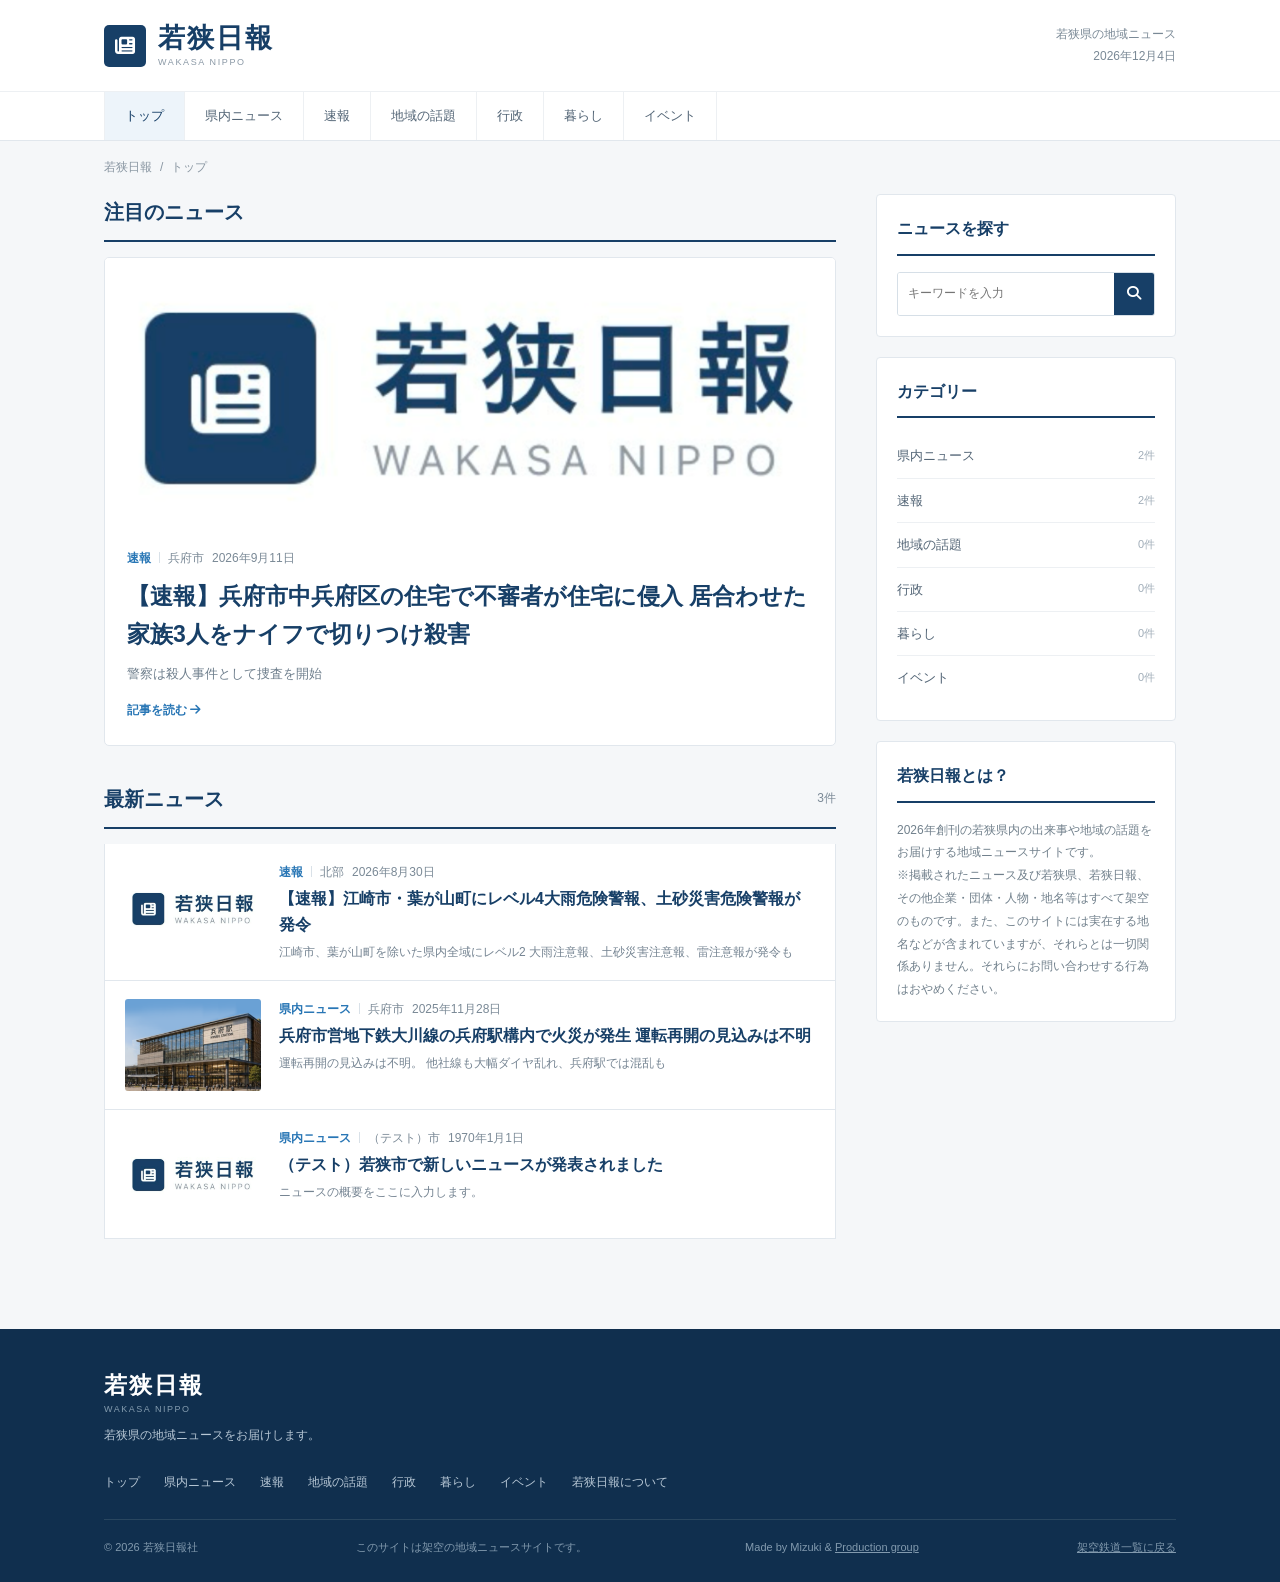
<file: index.html>
<!DOCTYPE html>
<html lang="ja">
<head>
  <meta charset="UTF-8">
  <meta name="viewport" content="width=device-width, initial-scale=1.0">
  <meta name="description" content="若狭日報は、若狭県のニュースや地域の話題をお届けする地域ニュースサイトです。">
  <title>若狭日報｜若狭県の地域ニュース</title>
  <link rel="stylesheet" href="style.css">
  <link rel="stylesheet" href="https://cdnjs.cloudflare.com/ajax/libs/font-awesome/6.5.2/css/all.min.css">
  <script src="news-data.js" defer></script>
  <script src="script.js" defer></script>
</head>
<body>

<header class="site-header">
  <div class="header-top">
    <div class="container header-inner">
      <a href="index.html" class="site-logo">
        <span class="logo-symbol"><i class="fa-solid fa-newspaper"></i></span>
        <span class="logo-text">
          <strong>若狭日報</strong>
          <small>WAKASA NIPPO</small>
        </span>
      </a>
      <div class="header-date">
        <span>若狭県の地域ニュース</span>
        <span id="today"></span>
      </div>
    </div>
  </div>

  <nav class="main-nav">
    <div class="container nav-inner">
      <a href="index.html" class="nav-link active">トップ</a>
      <a href="index.html?category=県内ニュース" class="nav-link">県内ニュース</a>
      <a href="index.html?category=速報" class="nav-link">速報</a>
      <a href="index.html?category=地域の話題" class="nav-link">地域の話題</a>
      <a href="index.html?category=行政" class="nav-link">行政</a>
      <a href="index.html?category=暮らし" class="nav-link">暮らし</a>
      <a href="index.html?category=イベント" class="nav-link">イベント</a>
    </div>
  </nav>
</header>

<main class="container main-content">

  <div class="breadcrumbs">
    <a href="index.html">若狭日報</a>
    <span>/</span>
    <span id="breadcrumb-current">トップ</span>
  </div>

  <div class="news-layout">

    <div class="main-column">

      <section id="featured-section" class="featured-section">
        <div class="section-label">
          <h2>注目のニュース</h2>
        </div>
        <div id="featured-news"></div>
      </section>

      <section class="latest-section">
        <div class="section-title-row">
          <h2 id="section-title">最新ニュース</h2>
          <span id="result-count" class="result-count"></span>
        </div>
        <div id="news-list" class="news-list"></div>
      </section>

      <nav id="pagination" class="pagination" aria-label="ページ移動"></nav>

    </div>

    <aside class="sidebar">

      <div class="sidebar-box search-box">
        <h3>ニュースを探す</h3>
        <form id="search-form" class="search-form">
          <input type="search" id="search-input" placeholder="キーワードを入力" aria-label="ニュース検索">
          <button type="submit" aria-label="検索">
            <i class="fa-solid fa-magnifying-glass"></i>
          </button>
        </form>
      </div>

      <div class="sidebar-box">
        <h3>カテゴリー</h3>
        <ul id="category-list" class="category-list"></ul>
      </div>

      <div class="sidebar-box">
        <h3 id="about">若狭日報とは？</h3>
        <p class="sidebar-text">
          2026年創刊の若狭県内の出来事や地域の話題をお届けする地域ニュースサイトです。<br>
          ※掲載されたニュース及び若狭県、若狭日報、その他企業・団体・人物・地名等はすべて架空のものです。また、このサイトには実在する地名などが含まれていますが、それらとは一切関係ありません。それらにお問い合わせする行為はおやめください。
        </p>
      </div>

    </aside>

  </div>

</main>

<footer class="site-footer">
  <div class="container footer-inner">
    <div class="footer-brand">
      <strong>若狭日報</strong>
      <span>WAKASA NIPPO</span>
    </div>
    <p>若狭県の地域ニュースをお届けします。</p>
    <div class="footer-links">
      <a href="index.html">トップ</a>
      <a href="index.html?category=県内ニュース">県内ニュース</a>
      <a href="index.html?category=速報">速報</a>
      <a href="index.html?category=地域の話題">地域の話題</a>
      <a href="index.html?category=行政">行政</a>
      <a href="index.html?category=暮らし">暮らし</a>
      <a href="index.html?category=イベント">イベント</a>
      <a href="index.html#about">若狭日報について</a>
    </div>
    <div class="footer-bottom">
      <span>© 2026 若狭日報社</span>
      <span>このサイトは架空の地域ニュースサイトです。</span>
      <span>Made by Mizuki & <a style="text-decoration: underline;" href="https://fictional-railway.github.io/myrailways/#:~:text=%E9%80%A3%E7%B5%A1%E3%81%8F%E3%81%A0%E3%81%95%E3%81%84%E3%80%82-,Production%20group,-%3A%20%F0%9D%99%BA%F0%9D%9A%92%F0%9D%9A%8C%F0%9D%9A%91%F0%9D%9A%92%F0%9D%9A%A2%F0%9D%9A%8A%20%7C%20s%C3%96rAm%CC%88a.jpg%20%E2%9D%8F%20%7C%20Lucid_JapoNix">Production group</a></span>
      <span style="text-decoration: underline;"><a href="https://fictional-railway.github.io/myrailways/">架空鉄道一覧に戻る</a></span>
    </div>
  </div>
</footer>

</body>
</html>
</file>
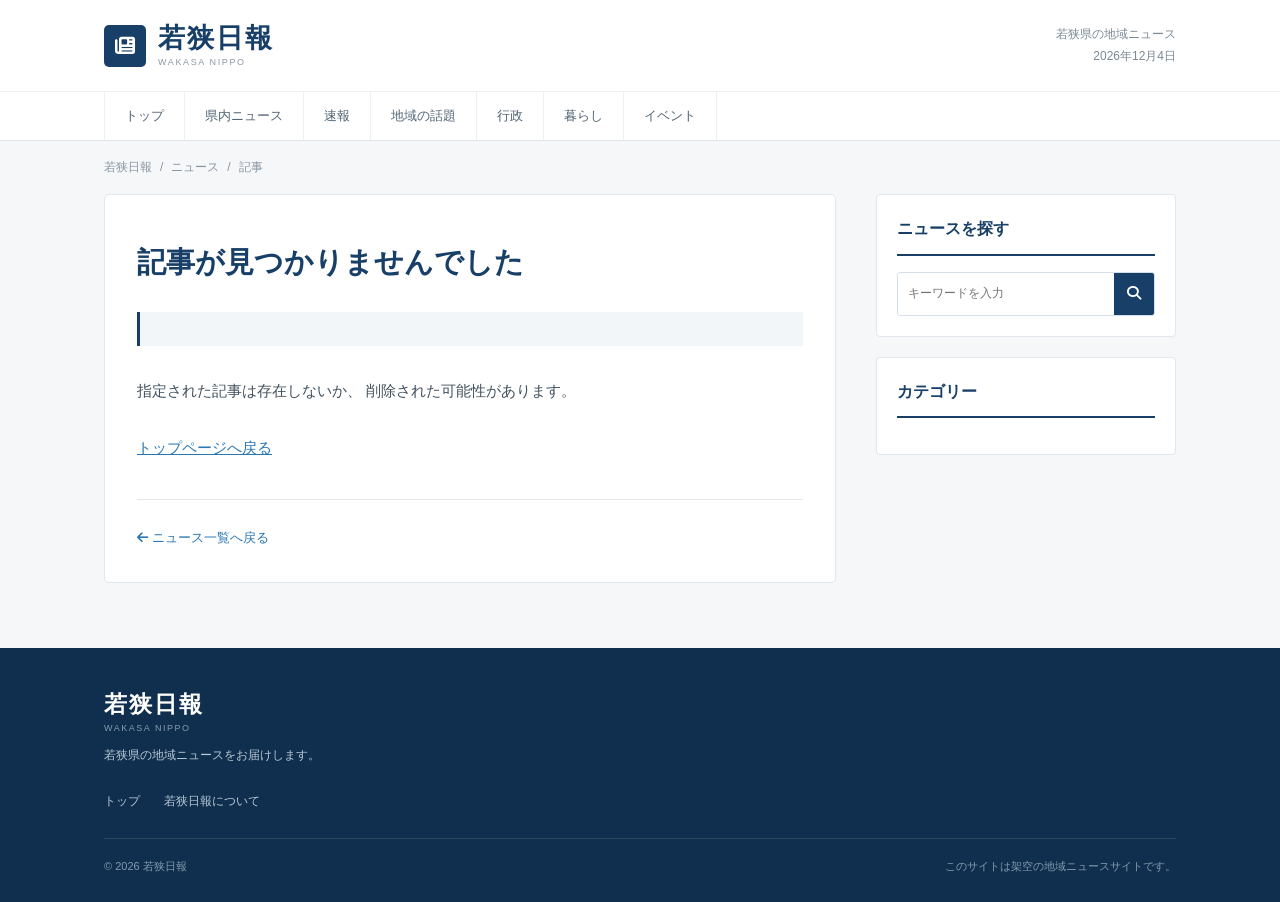
<file: article.html>
<!DOCTYPE html>
<html lang="ja">
<head>
  <meta charset="UTF-8">
  <meta name="viewport" content="width=device-width, initial-scale=1.0">
  <meta name="description" content="若狭日報の記事ページ">
  <title>記事｜若狭日報</title>
  <link rel="stylesheet" href="style.css">
  <link rel="stylesheet" href="https://cdnjs.cloudflare.com/ajax/libs/font-awesome/6.5.2/css/all.min.css">
  <script src="news-data.js" defer></script>
  <script src="article.js" defer></script>
</head>
<body>

<header class="site-header">
  <div class="header-top">
    <div class="container header-inner">
      <a href="index.html" class="site-logo">
        <span class="logo-symbol"><i class="fa-solid fa-newspaper"></i></span>
        <span class="logo-text">
          <strong>若狭日報</strong>
          <small>WAKASA NIPPO</small>
        </span>
      </a>
      <div class="header-date">
        <span>若狭県の地域ニュース</span>
        <span id="today"></span>
      </div>
    </div>
  </div>

  <nav class="main-nav">
    <div class="container nav-inner">
      <a href="index.html" class="nav-link">トップ</a>
      <a href="index.html?category=県内ニュース" class="nav-link">県内ニュース</a>
      <a href="index.html?category=速報" class="nav-link">速報</a>
      <a href="index.html?category=地域の話題" class="nav-link">地域の話題</a>
      <a href="index.html?category=行政" class="nav-link">行政</a>
      <a href="index.html?category=暮らし" class="nav-link">暮らし</a>
      <a href="index.html?category=イベント" class="nav-link">イベント</a>
    </div>
  </nav>
</header>

<main class="container main-content">

  <div class="breadcrumbs">
    <a href="index.html">若狭日報</a>
    <span>/</span>
    <a href="index.html" id="breadcrumb-category">ニュース</a>
    <span>/</span>
    <span id="breadcrumb-title">記事</span>
  </div>

  <div class="article-layout">

    <article class="article-page">

      <div id="article-meta" class="news-meta"></div>

      <h1 id="article-title"></h1>

      <div id="article-image" class="article-image-container"></div>

      <p id="article-summary" class="article-summary"></p>

      <div id="article-body" class="article-body"></div>

      <div class="article-footer">
        <a href="index.html" class="back-link">
          <i class="fa-solid fa-arrow-left"></i>
          ニュース一覧へ戻る
        </a>
      </div>

    </article>

    <aside class="sidebar">

      <div class="sidebar-box">
        <h3>ニュースを探す</h3>
        <form action="index.html" method="get" class="search-form">
          <input type="search" name="q" placeholder="キーワードを入力" aria-label="ニュース検索">
          <button type="submit" aria-label="検索">
            <i class="fa-solid fa-magnifying-glass"></i>
          </button>
        </form>
      </div>

      <div class="sidebar-box">
        <h3>カテゴリー</h3>
        <ul id="category-list" class="category-list"></ul>
      </div>

    </aside>

  </div>

</main>

<footer class="site-footer">
  <div class="container footer-inner">
    <div class="footer-brand">
      <strong>若狭日報</strong>
      <span>WAKASA NIPPO</span>
    </div>
    <p>若狭県の地域ニュースをお届けします。</p>
    <div class="footer-links">
      <a href="index.html">トップ</a>
      <a href="about.html">若狭日報について</a>
    </div>
    <div class="footer-bottom">
      <span>© 2026 若狭日報</span>
      <span>このサイトは架空の地域ニュースサイトです。</span>
    </div>
  </div>
</footer>

</body>
</html>
</file>
<file: style.css>
/* ========================================
   若狭日報 - メインスタイル
======================================== */

:root {
  --navy: #173f67;
  --navy-dark: #102f4e;
  --blue: #2876b5;
  --text: #263746;
  --muted: #7a8996;
  --border: #e1e7ed;
  --bg: #f5f7f9;
  --white: #ffffff;
  --red: #c53b3b;
}

* {
  box-sizing: border-box;
}

html {
  scroll-behavior: smooth;
}

body {
  margin: 0;
  background: var(--bg);
  color: var(--text);
  font-family: -apple-system, BlinkMacSystemFont, "Noto Sans JP",
    "Yu Gothic", YuGothic, "Hiragino Kaku Gothic ProN", Meiryo, sans-serif;
  font-size: 14px;
  line-height: 1.8;
}

a {
  color: inherit;
  text-decoration: none;
}

a:hover {
  color: var(--blue);
}

button,
input,
select,
textarea {
  font: inherit;
}

button {
  cursor: pointer;
}

img {
  max-width: 100%;
}

.hidden {
  display: none !important;
}

.container {
  max-width: 1120px;
  margin: 0 auto;
  padding-left: 24px;
  padding-right: 24px;
}

/* Header */

.site-header {
  background: var(--white);
  border-bottom: 1px solid var(--border);
}

.header-top {
  background: var(--white);
}

.header-inner {
  padding-top: 22px;
  padding-bottom: 22px;
  display: flex;
  justify-content: space-between;
  align-items: center;
  gap: 20px;
}

.site-logo {
  display: flex;
  align-items: center;
  gap: 12px;
  color: var(--navy);
}

.logo-symbol {
  width: 42px;
  height: 42px;
  display: grid;
  place-items: center;
  background: var(--navy);
  color: white;
  border-radius: 5px;
  font-size: 20px;
}

.logo-text strong {
  display: block;
  font-size: 27px;
  letter-spacing: 0.08em;
  line-height: 1.25;
  font-weight: 700;
}

.logo-text small {
  display: block;
  font-size: 9px;
  color: #8b99a6;
  letter-spacing: 0.18em;
  line-height: 1.5;
}

.header-date {
  display: flex;
  flex-direction: column;
  align-items: flex-end;
  color: var(--muted);
  font-size: 12px;
  line-height: 1.8;
}

.main-nav {
  border-top: 1px solid #edf0f3;
  background: var(--white);
}

.nav-inner {
  display: flex;
  overflow-x: auto;
}

.nav-link {
  padding: 12px 20px;
  white-space: nowrap;
  color: #536576;
  font-size: 13px;
  border-right: 1px solid #edf0f3;
  transition: background 0.2s, color 0.2s;
}

.nav-link:first-child {
  border-left: 1px solid #edf0f3;
}

.nav-link:hover,
.nav-link.active {
  color: var(--navy);
  background: #edf4fa;
}

/* Common layout */

.main-content {
  padding-bottom: 65px;
}

.breadcrumbs {
  display: flex;
  align-items: center;
  flex-wrap: wrap;
  gap: 8px;
  padding: 16px 0;
  color: #8996a2;
  font-size: 12px;
}

.breadcrumbs a:hover {
  color: var(--blue);
}

.page-heading {
  display: flex;
  justify-content: space-between;
  align-items: flex-end;
  gap: 20px;
  border-bottom: 1px solid var(--border);
  padding: 22px 0 26px;
  margin-bottom: 28px;
}

.page-heading h1 {
  margin: 0;
  font-size: 27px;
  color: var(--navy);
  font-weight: 700;
  letter-spacing: 0.03em;
  line-height: 1.5;
}

.page-heading p {
  margin: 5px 0 0;
  color: var(--muted);
  font-size: 13px;
}

.heading-date {
  color: var(--muted);
  font-size: 12px;
  white-space: nowrap;
}

.news-layout,
.article-layout {
  display: grid;
  grid-template-columns: minmax(0, 1fr) 300px;
  gap: 40px;
  align-items: start;
}

.main-column {
  min-width: 0;
}

.sidebar {
  min-width: 0;
}

/* Section headings */

.section-label,
.section-title-row {
  display: flex;
  justify-content: space-between;
  align-items: center;
  border-bottom: 2px solid var(--navy);
  padding-bottom: 10px;
  margin-bottom: 15px;
}

.section-label h2,
.section-title-row h2 {
  color: var(--navy);
  font-size: 20px;
  margin: 0;
  font-weight: 700;
}

.result-count {
  font-size: 12px;
  color: var(--muted);
}

/* Featured news */

.featured-section {
  margin-bottom: 35px;
}

.featured-card {
  display: block;
  background: var(--white);
  border: 1px solid var(--border);
  border-radius: 5px;
  overflow: hidden;
  transition: box-shadow 0.2s, transform 0.2s;
}

.featured-card:hover {
  box-shadow: 0 5px 18px rgba(20, 55, 85, 0.08);
  transform: translateY(-2px);
}

.featured-image {
  height: 270px;
  background: #dce6ee;
  overflow: hidden;
}

.featured-image img {
  width: 100%;
  height: 100%;
  object-fit: cover;
}

.featured-body {
  padding: 20px 22px 23px;
}

.featured-body h2 {
  color: var(--navy);
  font-size: 23px;
  line-height: 1.65;
  margin: 9px 0 8px;
  font-weight: 700;
}

.featured-body p {
  margin: 0 0 12px;
  color: #6f7f8d;
  font-size: 13px;
}

.read-more {
  display: inline-block;
  color: var(--blue);
  font-size: 12px;
  font-weight: 600;
}

/* Metadata */

.news-meta {
  display: flex;
  align-items: center;
  flex-wrap: wrap;
  gap: 8px;
  color: var(--muted);
  font-size: 12px;
  line-height: 1.7;
}

.news-meta .category {
  color: var(--blue);
  font-weight: 600;
}

.news-meta .category::after {
  content: "";
  display: inline-block;
  width: 1px;
  height: 11px;
  background: #d9e1e8;
  margin-left: 8px;
  vertical-align: -1px;
}

/* News list */

.news-list {
  background: var(--white);
  border: 1px solid var(--border);
  border-top: 0;
}

.news-item {
  display: flex;
  gap: 18px;
  padding: 18px 20px;
  border-bottom: 1px solid var(--border);
  transition: background 0.2s;
}

.news-item:last-child {
  border-bottom: 0;
}

.news-item:hover {
  background: #f9fbfd;
}

.news-item-image {
  display: block;
  width: 136px;
  height: 92px;
  flex: 0 0 136px;
  background: #e1e9ef;
  border-radius: 3px;
  overflow: hidden;
}

.news-item-image img {
  width: 100%;
  height: 100%;
  object-fit: cover;
}

.news-item-body {
  min-width: 0;
  flex: 1;
}

.news-item-body h3 {
  margin: 4px 0 4px;
  color: var(--navy);
  font-size: 16px;
  font-weight: 600;
  line-height: 1.6;
}

.news-item-body h3 a:hover {
  color: var(--blue);
}

.news-item-body p {
  color: #758492;
  font-size: 12px;
  margin: 0;
  line-height: 1.7;
}

.image-placeholder {
  height: 100%;
  display: grid;
  place-items: center;
  color: #94a8b9;
  font-size: 34px;
}

.news-item-image .image-placeholder {
  font-size: 26px;
}

/* Sidebar */

.sidebar-box {
  background: var(--white);
  border: 1px solid var(--border);
  border-radius: 4px;
  padding: 20px;
  margin-bottom: 20px;
}

.sidebar-box h3 {
  color: var(--navy);
  font-size: 16px;
  font-weight: 700;
  margin: 0 0 16px;
  padding-bottom: 10px;
  border-bottom: 2px solid var(--navy);
}

.search-form {
  display: flex;
  border: 1px solid #d6dfe7;
  border-radius: 3px;
  overflow: hidden;
  background: white;
}

.search-form input {
  width: 100%;
  min-width: 0;
  border: 0;
  outline: none;
  padding: 10px;
  font-size: 12px;
  color: var(--text);
  background: white;
}

.search-form input:focus {
  box-shadow: inset 0 0 0 1px var(--blue);
}

.search-form button {
  flex: 0 0 40px;
  border: 0;
  background: var(--navy);
  color: white;
}

.search-form button:hover {
  background: var(--navy-dark);
}

.category-list {
  list-style: none;
  padding: 0;
  margin: 0;
}

.category-list li {
  border-bottom: 1px solid #edf0f3;
}

.category-list li:last-child {
  border-bottom: 0;
}

.category-list a {
  display: flex;
  justify-content: space-between;
  align-items: center;
  padding: 10px 0;
  color: #536576;
  font-size: 13px;
}

.category-list a:hover {
  color: var(--blue);
}

.category-list .count {
  color: #a0adb8;
  font-size: 11px;
}

.sidebar-text {
  color: #71808c;
  font-size: 12px;
  line-height: 1.9;
  margin: 0;
}

/* Pagination */

.pagination {
  display: flex;
  justify-content: center;
  align-items: center;
  flex-wrap: wrap;
  gap: 6px;
  margin-top: 25px;
}

.pagination a {
  min-width: 34px;
  height: 34px;
  padding: 5px 9px;
  display: grid;
  place-items: center;
  border: 1px solid var(--border);
  background: white;
  color: #536576;
  font-size: 12px;
  border-radius: 3px;
}

.pagination a:hover,
.pagination a.active {
  color: white;
  background: var(--navy);
  border-color: var(--navy);
}

/* Article */

.article-page {
  background: var(--white);
  border: 1px solid var(--border);
  border-radius: 5px;
  padding: 32px;
  min-width: 0;
}

.article-page h1 {
  margin: 12px 0 23px;
  color: var(--navy);
  font-size: 29px;
  line-height: 1.65;
  font-weight: 700;
}

.article-image-container {
  margin-bottom: 25px;
}

.article-main-image {
  display: block;
  width: 100%;
  max-height: 420px;
  object-fit: cover;
  border-radius: 3px;
}

.article-summary {
  background: #f2f6f9;
  border-left: 3px solid var(--navy);
  padding: 17px 19px;
  color: #526574;
  font-size: 14px;
  line-height: 1.9;
  margin: 0 0 28px;
}

.article-body {
  color: #42515e;
  font-size: 15px;
  line-height: 2.2;
}

.article-body p {
  margin: 0 0 24px;
}

.article-body h2 {
  color: var(--navy);
  font-size: 21px;
  line-height: 1.6;
  border-left: 4px solid var(--navy);
  padding-left: 13px;
  margin: 35px 0 18px;
}

.article-body h3 {
  color: var(--navy);
  font-size: 18px;
  margin: 30px 0 15px;
}

.article-body img {
  display: block;
  width: 100%;
  height: auto;
  margin: 25px 0;
  border-radius: 3px;
}

.article-body blockquote {
  margin: 25px 0;
  padding: 16px 20px;
  border-left: 3px solid #c3d0db;
  background: #f7f9fb;
  color: #647585;
}

.article-body a {
  color: var(--blue);
  text-decoration: underline;
}

.article-body ul,
.article-body ol {
  padding-left: 24px;
  margin-bottom: 24px;
}

.article-body table {
  border-collapse: collapse;
  width: 100%;
  margin: 25px 0;
  font-size: 13px;
}

.article-body th,
.article-body td {
  border: 1px solid var(--border);
  padding: 10px 12px;
  text-align: left;
}

.article-body th {
  background: #f3f6f9;
  color: var(--navy);
}

.article-footer {
  border-top: 1px solid var(--border);
  margin-top: 35px;
  padding-top: 25px;
}

.back-link {
  color: var(--blue);
  font-size: 13px;
}

/* No news */

.no-news {
  padding: 45px 20px;
  text-align: center;
  color: var(--muted);
}

.no-news i {
  font-size: 25px;
  color: #9aabba;
}

.no-news p {
  margin: 10px 0 0;
}

/* Footer */

.site-footer {
  background: #102f4e;
  color: #b7c7d5;
}

.footer-inner {
  padding-top: 40px;
  padding-bottom: 25px;
}

.footer-brand strong {
  display: block;
  color: white;
  font-size: 23px;
  letter-spacing: 0.08em;
  line-height: 1.4;
}

.footer-brand span {
  display: block;
  color: #849caf;
  font-size: 9px;
  letter-spacing: 0.17em;
}

.footer-inner p {
  font-size: 12px;
  margin: 8px 0 0;
}

.footer-links {
  display: flex;
  flex-wrap: wrap;
  gap: 24px;
  margin: 25px 0;
  font-size: 12px;
}

.footer-links a:hover {
  color: white;
}

.footer-bottom {
  display: flex;
  justify-content: space-between;
  flex-wrap: wrap;
  gap: 10px;
  border-top: 1px solid #29465f;
  padding-top: 18px;
  color: #829aae;
  font-size: 11px;
}

/* Responsive */

@media (max-width: 800px) {
  .container {
    padding-left: 16px;
    padding-right: 16px;
  }

  .header-inner {
    padding-top: 18px;
    padding-bottom: 18px;
  }

  .header-date {
    display: none;
  }

  .logo-text strong {
    font-size: 23px;
  }

  .logo-symbol {
    width: 37px;
    height: 37px;
    font-size: 17px;
  }

  .nav-link {
    padding: 11px 15px;
    font-size: 12px;
  }

  .news-layout,
  .article-layout {
    grid-template-columns: 1fr;
    gap: 30px;
  }

  .page-heading h1 {
    font-size: 23px;
  }

  .heading-date {
    display: none;
  }

  .featured-image {
    height: 230px;
  }

  .sidebar {
    display: grid;
    grid-template-columns: 1fr 1fr;
    gap: 18px;
  }

  .sidebar-box {
    margin-bottom: 0;
  }

  .article-page {
    padding: 25px;
  }
}

@media (max-width: 520px) {
  .sidebar {
    display: block;
  }

  .sidebar-box {
    margin-bottom: 18px;
  }

  .page-heading {
    padding: 18px 0 22px;
  }

  .featured-body {
    padding: 17px;
  }

  .featured-body h2 {
    font-size: 19px;
  }

  .news-item {
    padding: 14px 12px;
    gap: 12px;
  }

  .news-item-image {
    width: 90px;
    height: 75px;
    flex-basis: 90px;
  }

  .news-item-body h3 {
    font-size: 14px;
  }

  .news-item-body p {
    display: none;
  }

  .article-page {
    padding: 20px 17px;
  }

  .article-page h1 {
    font-size: 22px;
  }

  .article-body {
    font-size: 14px;
  }

  .article-body h2 {
    font-size: 19px;
  }

  .footer-bottom {
    flex-direction: column;
    gap: 5px;
  }
}
</file>
